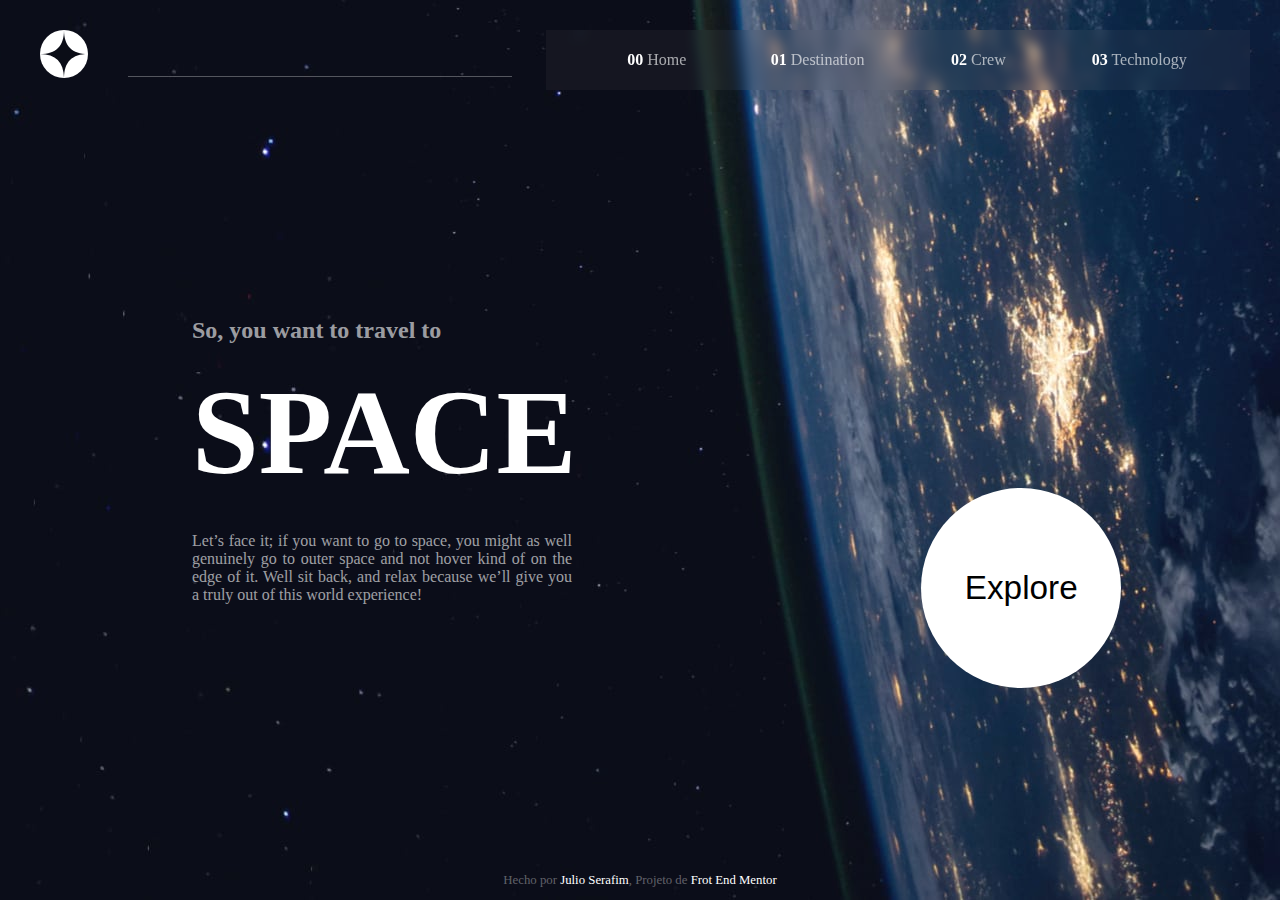
<file: index.html>
<!DOCTYPE html>
<html lang="en">
<head>
  <meta charset="UTF-8">
  <meta name="viewport" content="width=device-width, initial-scale=1.0">

  <link rel="icon" type="image/png" sizes="32x32" href="./assets/favicon-32x32.png">
  <link rel="stylesheet" href="home.css" media="screen">
  <link rel="stylesheet" href="mobile-first.css" media="all">
  <title>Frontend Mentor | Space tourism website</title>
</head>
<body>
<header>
  <div class="boloDinamic">
    <svg id="bola" xmlns="http://www.w3.org/2000/svg" width="48" height="48"><g fill="none" fill-rule="evenodd"><circle cx="24" cy="24" r="24" fill="#FFF"/><path fill="#0B0D17" d="M24 0c0 16-8 24-24 24 15.718.114 23.718 8.114 24 24 0-16 8-24 24-24-16 0-24-8-24-24z"/></g></svg>
    <div id="line"></div>
  </div>
  <nav >
    <i id="homeMenu">
      <svg id="cierre" xmlns="http://www.w3.org/2000/svg" width="20" height="21"><g fill="#D0D6F9" fill-rule="evenodd"><path d="M2.575.954l16.97 16.97-2.12 2.122L.455 3.076z"/><path d="M.454 17.925L17.424.955l2.122 2.12-16.97 16.97z"/></g></svg>
      <svg id="open" xmlns="http://www.w3.org/2000/svg" width="24" height="21"><g fill="#D0D6F9" fill-rule="evenodd"><path d="M0 0h24v3H0zM0 9h24v3H0zM0 18h24v3H0z"/></g></svg>
    </i>
     <a href="index.html" target="_self"><strong>00</strong> Home</a>
     <a href="destination.html" target="_self"><strong>01 </strong>Destination</a>
     <a href="crew.html" target="_self"><strong>02 </strong>Crew</a>
      <a href="technology.html" target="_self"><strong>03</strong> Technology</a> 
  </nav>
</header>
<main>
    <div class="div__space">
      <div class="space">
        <h2>So, you want to travel to</h2>
        <h1>SPACE</h1>
        <p>
          Let’s face it; if you want to go to space, you might as well genuinely go to
          outer space and not hover kind of on the edge of it. Well sit back, and relax
          because we’ll give you a truly out of this world experience!
        </p>
      </div>
    </div>
    <div class="div__explore">
      <button onclick="explore()" class="explore  exp2version"><p>Explore</p></button>
    </div>
</main>
<footer>
  <p>Hecho por <a href="https://github.com/JulioSeraf" target="_blank">Julio Serafim</a>, Projeto de <a href="https://www.frontendmentor.io/profile/JulioSeraf" target="_blank">Frot End Mentor</a></p>
</footer>
<script src="homeScript.js"></script>
</body>
</html>
</file>
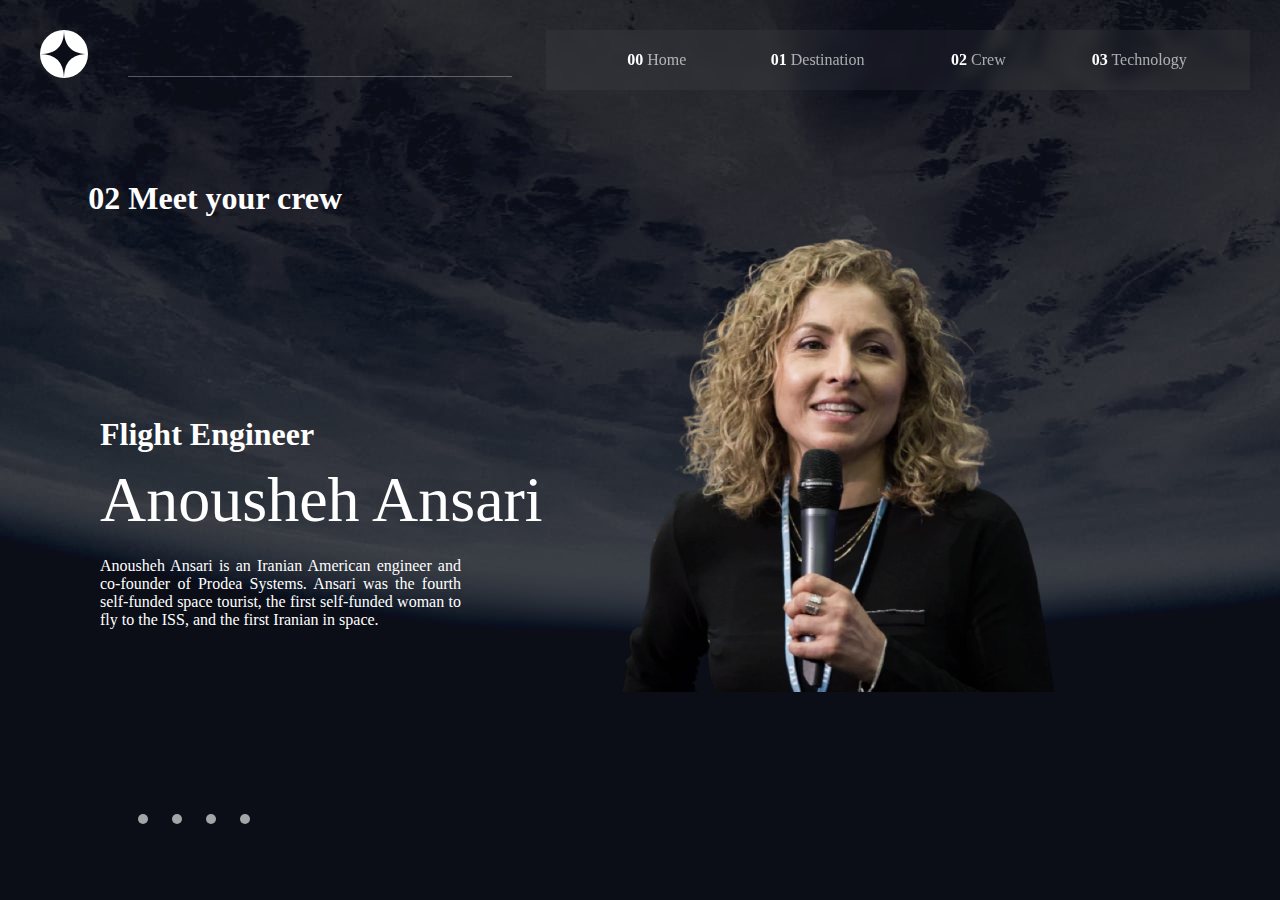
<file: crew.html>
<!DOCTYPE html>
<html lang="en">
<head>
  <meta charset="UTF-8">
  <meta name="viewport" content="width=device-width, initial-scale=1.0">

  <link rel="icon" type="image/png" sizes="32x32" href="./assets/favicon-32x32.png">
  <link rel="stylesheet" media="all" href="header-footer.css">
  <link rel="stylesheet" media="screen" href="crew.css">
  <link rel="stylesheet" media="all" href="mobile-first-crew.css">
  <title>Frontend Mentor | Space tourism website</title>
</head>
<body>
  <header>
    <div class="boloDinamic">
     <svg id="bola" xmlns="http://www.w3.org/2000/svg" width="48" height="48"><g fill="none" fill-rule="evenodd"><circle cx="24" cy="24" r="24" fill="#FFF"/><path fill="#0B0D17" d="M24 0c0 16-8 24-24 24 15.718.114 23.718 8.114 24 24 0-16 8-24 24-24-16 0-24-8-24-24z"/></g></svg>
     <div id="line"></div>
    </div>
    <nav>
        <i>
            <svg id="cierre" xmlns="http://www.w3.org/2000/svg" width="20" height="21"><g fill="#D0D6F9" fill-rule="evenodd"><path d="M2.575.954l16.97 16.97-2.12 2.122L.455 3.076z"/><path d="M.454 17.925L17.424.955l2.122 2.12-16.97 16.97z"/></g></svg>
            <svg id="open" xmlns="http://www.w3.org/2000/svg" width="24" height="21"><g fill="#D0D6F9" fill-rule="evenodd"><path d="M0 0h24v3H0zM0 9h24v3H0zM0 18h24v3H0z"/></g></svg>
        </i>
       <a href="index.html" target="_self"><strong>00</strong> Home</a>
       <a href="destination.html" target="_self"><strong>01 </strong>Destination</a>
       <a href="crew.html" target="_self"><strong>02 </strong>Crew</a>
        <a href="technology.html" target="_self"><strong>03</strong> Technology</a>
      </nav>
  </header>
  <main>
    
   <!-------- diplay Comander -------->

    <div id="divComander" class="div__crew-comander div__geral">
        <div class="geral">
            <h1><strong>02 </strong>Meet your crew</h1>
            <div class="div__img">
                <img id="imgComander" src="assets/crew/image-douglas-hurley.webp" alt="Imagen Douglas Hurley">
            </div>
            <div class="div__info">
                <div class="info">
                    <h2>Commander</h2>
                    <div class="infoName">Douglas Hurley</div>
                    <p>
                        Douglas Gerald Hurley is an American engineer, former Marine Corps pilot
                        and former NASA astronaut. He launched into space for the third time as
                        commander of Crew Dragon Demo-2.
                    </p>
                </div>
            </div>
        </div>
    </div>

    <!---------Display Enginner---------->

    <div id="divEnginner" class="div__crew-engineer div__geral">
        <div class="geral">
            <h1><strong>02 </strong> Meet your crew</h1>
            <div class="div__img">
                <img id="imgEnginner" src="assets/crew/image-anousheh-ansari.webp" alt="imagen de Anousheh Ansari">
            </div>
            <div class="div__info">
                <div class="info">
                    <h2>Flight Engineer</h2>
                    <div class="infoName">Anousheh Ansari</div>
                    <p>
                        Anousheh Ansari is an Iranian American engineer and co-founder of Prodea Systems.
                        Ansari was the fourth self-funded space tourist, the first self-funded woman to
                        fly to the ISS, and the first Iranian in space.
                    </p>
                </div>
            </div>
        </div>
    </div>

    <!---------Display Pilot--------->

    <div id="divPilot" class="div__crew-pilot div__geral">
        <div class="geral">
            <h1><strong>02 </strong>Meet your crew</h1>
            <div class="div__img">
                <img id="imgPilot" src="assets/crew/image-victor-glover.webp" alt="imagen de Victor Glover">
            </div>
            <div class="div__info">
                <div class="info">
                    <h2>Pilot</h2>
                    <div class="infoName">Victor Glover</div>
                    <p>
                        Pilot on the first operational flight of the SpaceX Crew Dragon to the
                        International Space Station. Glover is a commander in the U.S. Navy where
                        he pilots an F/A-18.He was a crew member of Expedition 64, and served as a
                        station systems flight engineer.
                    </p>
                </div>
            </div>
        </div>
    </div>

    <!----------Display Specialist----------->

    <div id="divSpecial" class="div__crew-specialist div__geral">
        <div class="geral">
            <h1><strong>02 </strong>Meet your crew</h1>
            <div class="div__img">
                <img id="imgSpecial" src="assets/crew/image-mark-shuttleworth.webp" alt="imagen de Mark Shuttleworth">
            </div>
            <div class="div__info">
                <div class="info">
                    <h2>Mission Specialist</h2>
                    <div class="infoName">Mark Shuttleworth</div>
                    <p>
                        Mark Richard Shuttleworth is the founder and CEO of Canonical, the company behind
                        the Linux-based Ubuntu operating system. Shuttleworth became the first South
                        African to travel to space as a space tourist.
                    </p>
                </div>
            </div>
        </div>
    </div>
    <div class="div__button">
        <button id="icomander" class="but"></button>
        <button id="ienginner" class="but"></button>
        <button id="ipilot"    class="but"></button>
        <button id="ispecial" class="but"></button>
    </div>
    <div id="outLeft" class="cursout outLeft"></div>
    <div id="outRigth" class="cursout outRigth"></div>
  </main>
  
  <footer>
    <p>Hecho por <a href="https://github.com/JulioSeraf" target="_blank">Julio Serafim</a>, Projeto de <a href="https://www.frontendmentor.io/profile/JulioSeraf" target="_blank">Frot End Mentor</a></p>
  </footer>
  <script src="homeScript.js"></script>
  <script src="crew.js"></script>
</body>

</html>
</file>
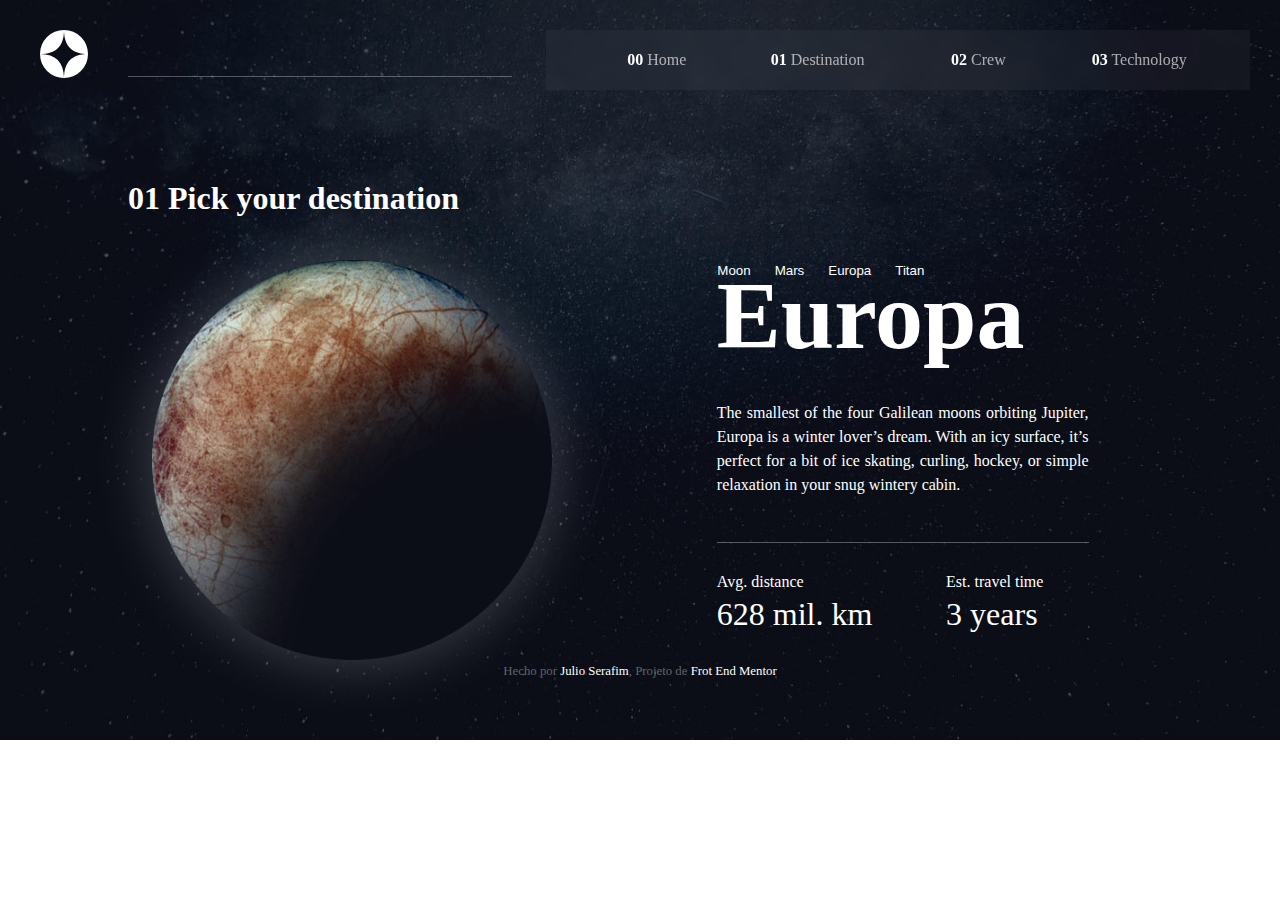
<file: destination.html>
<!DOCTYPE html>
<html lang="en">
<head>
  <meta charset="UTF-8">
  <meta name="viewport" content="width=device-width, initial-scale=1.0">
  <link rel="stylesheet" media="screen" href="header-footer.css">
  <link rel="stylesheet" media="screen" href="destination.css">
  <link rel="stylesheet" media="all" href="mobile-first-destination.css">
  <link rel="icon" type="image/png" sizes="32x32" href="./assets/favicon-32x32.png">
  
  <title>Frontend Mentor | Space tourism website</title>
<body>

  <header>
    <div class="boloDinamic">
      <svg id="bola" xmlns="http://www.w3.org/2000/svg" width="48" height="48"><g fill="none" fill-rule="evenodd"><circle cx="24" cy="24" r="24" fill="#FFF"/><path fill="#0B0D17" d="M24 0c0 16-8 24-24 24 15.718.114 23.718 8.114 24 24 0-16 8-24 24-24-16 0-24-8-24-24z"/></g></svg>
      <div id="line"></div>
    </div>
    <nav>
        <i>
            <svg id="cierre" xmlns="http://www.w3.org/2000/svg" width="20" height="21"><g fill="#D0D6F9" fill-rule="evenodd"><path d="M2.575.954l16.97 16.97-2.12 2.122L.455 3.076z"/><path d="M.454 17.925L17.424.955l2.122 2.12-16.97 16.97z"/></g></svg>
            <svg id="open" xmlns="http://www.w3.org/2000/svg" width="24" height="21"><g fill="#D0D6F9" fill-rule="evenodd"><path d="M0 0h24v3H0zM0 9h24v3H0zM0 18h24v3H0z"/></g></svg>
        </i>
        <a href="index.html" target="_self"><strong>00</strong> Home</a>
        <a href="destination.html" target="_self"><strong>01 </strong>Destination</a>
        <a href="crew.html" target="_self"><strong>02 </strong>Crew</a>
        <a href="technology.html" target="_self"><strong>03</strong> Technology</a>
      </nav>
  </header>
  <main>
    <h1><strong>01</strong> Pick your destination</h1>
    <div class="div__button">
        <button  class="telas" id="imoon" >Moon</button>
        <button  class="telas" id="imars" >Mars</button>
        <button  class="telas" id="ieuropa">Europa</button>
        <button  class="telas" id="ititan" >Titan</button>
    </div>
    <!-- MOON -->
    <div id="divmoon" class="div__moon div-geral">
        <div class="div__img">
            <img src="assets/destination/image-moon.png" alt="">
        </div>
        <div class="div__info">
            <h2>Moon</h2>
            <p>
                See our planet as you’ve never seen it before. A perfect relaxing trip away to help
                regain perspective and come back refreshed. While you’re there, take in some history
                by visiting the Luna 2 and Apollo 11 landing sites.
            </p>
            <div class="line"></div>
            <div class="info-km">
                <p>Avg. distance</p>
                <p class="kmMes">384,400 km</p>
            </div>
            <div class="info-date">
                <p>Est. travel time</p>
                <p class="kmMes">3 days</p>
            </div>  
        </div>
    </div>
    <!-- MARS -->
    <div id="divmars" class="div__mars div-geral">
        <div class="div__img">
             <img src="assets/destination/image-mars.png" alt="">
        </div>
        <div class="div__info">
            <h2>Mars</h2>     
            <p>
                Don’t forget to pack your hiking boots. You’ll need them to tackle Olympus Mons,
                the tallest planetary mountain in our solar system. It’s two and a half times
                the size of Everest!
            </p>
            <div class="line"></div>
            <div class="info-km">
                <p>Avg. distance</p>
                <p class="kmMes">225 mil. km</p>
            </div>
            <div class="info-date">
                <p>Est. travel time</p>
                <p class="kmMes">9 months</p>
            </div>
      </div>  
    </div>
    <!-- EUROPA -->
    <div id="diveuropa"class="div__europa div-geral">
        <div class="div__img">
            <img src="assets/destination/image-europa.png" alt="">
        </div>
        <div class="div__info">
            <h2>Europa</h2>
            <p>
                The smallest of the four Galilean moons orbiting Jupiter, Europa is a
                winter lover’s dream. With an icy surface, it’s perfect for a bit of
                ice skating, curling, hockey, or simple relaxation in your snug
                wintery cabin.
            </p>
            <div class="line"></div>
            <div class="info-km">
                <p>Avg. distance</p>
                <p class="kmMes">628 mil. km</p>
            </div>
            <div class="info-date">
                <p>Est. travel time</p>
                <p class="kmMes">3 years</p>
            </div>
        </div>
    </div>
    <!-- TITAS -->
    <div id="divtitan" class="div__titan div-geral">
        <div class="div__img">
            <img src="assets/destination/image-titan.png" alt="">
        </div>
        <div class="div__info">
            <h2>Titan</h2>
            <p>
                The only moon known to have a dense atmosphere other than Earth, Titan
                is a home away from home (just a few hundred degrees colder!). As a
                bonus, you get striking views of the Rings of Saturn.
            </p>
            <div class="line"></div>
            <div class="info-km">
                <p>Avg. distance</p>
                <p class="kmMes">1.6 bil. km</p>
            </div>
            <div class="info-date">
                <p>Est. travel time</p>
                <p class="kmMes">7 years</p>
            </div>
        </div>
    </div>
  </main>
  <footer>
    <p>Hecho por <a href="https://github.com/JulioSeraf" target="_blank">Julio Serafim</a>, Projeto de <a href="https://www.frontendmentor.io/profile/JulioSeraf" target="_blank">Frot End Mentor</a></p>
  </footer>
  <script src="homeScript.js"></script>
 <script src="destinationScript.js"></script>
  
</body>
</html>
</file>
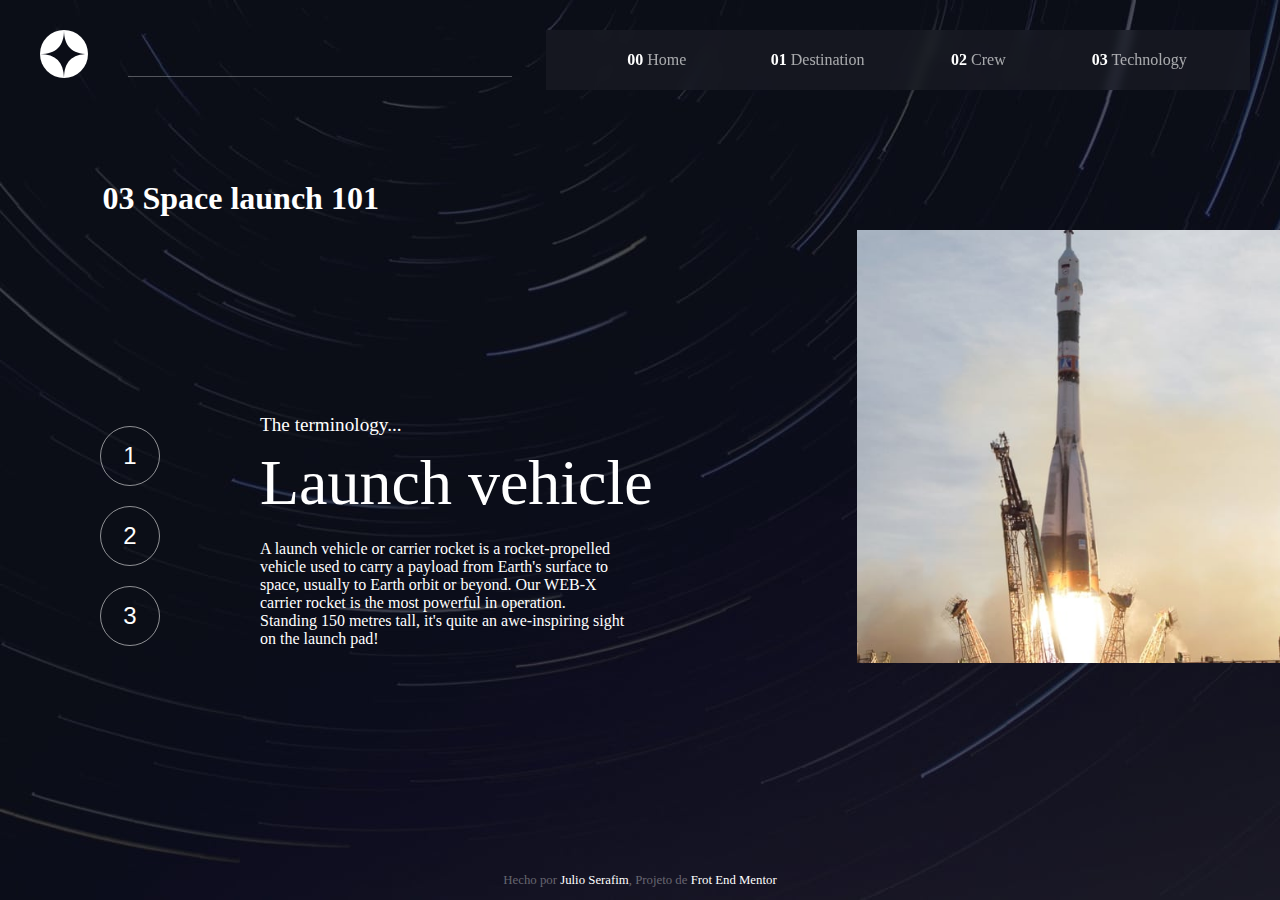
<file: technology.html>
<!DOCTYPE html>
<html lang="en">
<head>
  <meta charset="UTF-8">
  <meta name="viewport" content="width=device-width, initial-scale=1.0">
  <link rel="stylesheet" media="all" href="header-footer.css">
  <link rel="stylesheet" media="screen" href="mobile-first-technology.css">
  <link rel="stylesheet" media="screen" href="technologyStyle.css">
  <link rel="icon" type="image/png" sizes="32x32" href="./assets/favicon-32x32.png">
  
  <title>Frontend Mentor | Space tourism website</title>
</head>
<body>
    <header>
        <div class="boloDinamic">
        <svg id="bola" xmlns="http://www.w3.org/2000/svg" width="48" height="48"><g fill="none" fill-rule="evenodd"><circle cx="24" cy="24" r="24" fill="#FFF"/><path fill="#0B0D17" d="M24 0c0 16-8 24-24 24 15.718.114 23.718 8.114 24 24 0-16 8-24 24-24-16 0-24-8-24-24z"/></g></svg>
        <div id="line"></div>
        </div>
        <nav>
        <i>
            <svg id="cierre" xmlns="http://www.w3.org/2000/svg" width="20" height="21"><g fill="#D0D6F9" fill-rule="evenodd"><path d="M2.575.954l16.97 16.97-2.12 2.122L.455 3.076z"/><path d="M.454 17.925L17.424.955l2.122 2.12-16.97 16.97z"/></g></svg>
            <svg id="open" xmlns="http://www.w3.org/2000/svg" width="24" height="21"><g fill="#D0D6F9" fill-rule="evenodd"><path d="M0 0h24v3H0zM0 9h24v3H0zM0 18h24v3H0z"/></g></svg>
        </i>
        <a href="index.html" target="_self"><strong>00</strong> Home</a>
        <a href="destination.html" target="_self"><strong>01 </strong>Destination</a>
        <a href="crew.html" target="_self"><strong>02 </strong>Crew</a>
        <a href="technology.html" target="_self"><strong>03</strong> Technology</a>
        </nav>
    </header>
    <main>
        <h1>03 Space launch 101</h1>
        <div class="div__tech-button">
            <button id="tech__but1" class="but">1</button>
            <button id="tech__but2" class="but">2</button>
            <button id="tech__but3" class="but">3</button>
        </div>
        <!-- --------------------tech1------------------------- -->
        <div id="tech-1" class="div__tech1 div__geral" >
            <div class="tech">
                <div class="div__img">
                    <img src="./assets/technology/image-space-capsule-portrait.jpg" alt="">
                </div>
                <div class="div__info">
                    <p class="p-tech">The terminology...</p>
                    <div class="infoName">Space capsule</div>
                    <p>
                        A space capsule is an often-crewed spacecraft that uses a blunt-body reentry
                        capsule to reenter the Earth's atmosphere without wings. Our capsule is where
                        you'll spend your time during the flight. It includes a space gym, cinema,
                        and plenty of other activities to keep you entertained.
                    </p>
                 </div>
            </div>
        </div>
        <!-- --------------------tech2------------------------- -->
        <div id="tech-2" class="div__tech2 div__geral" >
            <div class="tech">
                <div class="div__img">
                    <img src="./assets/technology/image-spaceport-portrait.jpg" alt="">
                </div>
                <div class="div__info">
                    <p  class="p-tech">The terminology...</p>
                    <div class="infoName">Spaceport</div>
                    <p>
                    A spaceport or cosmodrome is a site for launching (or receiving) spacecraft,
                    by analogy to the seaport for ships or airport for aircraft. Based in the
                    famous Cape Canaveral, our spaceport is ideally situated to take advantage
                    of the Earth’s rotation for launch.
                    </p>
                </div>
            </div>
        </div>
        <!-- --------------------tech3------------------------- --> 
        <div id="tech-3" class="div__tech3 div__geral" >
            <div class="tech">
                <div class="div__img">
                    <img src="./assets/technology/image-launch-vehicle-portrait.jpg" alt="">
                </div>
                <div class="div__info">
                    <p class="p-tech">The terminology...</p>
                    <div class="infoName">Launch vehicle</div>
                    <p>
                    A launch vehicle or carrier rocket is a rocket-propelled vehicle used to carry a
                    payload from Earth's surface to space, usually to Earth orbit or beyond. Our
                    WEB-X carrier rocket is the most powerful in operation. Standing 150 metres tall,
                    it's quite an awe-inspiring sight on the launch pad!
                    </p>
                </div>
            </div>
        </div>
    </main>
  <footer>
    <p>Hecho por <a href="https://github.com/JulioSeraf" target="_blank">Julio Serafim</a>, Projeto de <a href="https://www.frontendmentor.io/profile/JulioSeraf" target="_blank">Frot End Mentor</a></p>
  </footer>
  <script src="homeScript.js"></script>
  <script src="technologyScript.js"></script>
</body>
</html>
</file>
<file: home.css>
@media screen and (min-width:730px) and (max-width:1000px){
    body{
        background-image: url(./assets/home/background-home-tablet.jpg);
        background-size: cover;
        background-position: center center;
    }
    main{
        flex-direction: row;
    }
    .div__space{
        height: 97vh;
    }
    .space{
        padding-top: 100px;
    }
    .div__explore{
        height: 97vh;
    }
    
}

@media screen and (min-width:1000px){
*{
    margin: 0;
    padding: 0;
}
body{
    min-height: 100vh;
    width: 100vw;
    color: white;
    background-image: url(./assets/home/background-home-desktop.jpg);
    background-size: cover;
    background-position: center;
    background-repeat: no-repeat;
}
header{
    min-width: 100vw;
    min-height: 20vh;
}
nav{
    display: flex;
    flex-wrap: wrap;
    justify-content: center;
    float: right;
    margin: 30px;
    width: 55%;
    min-width: 600px;
    height: 60px;
    backdrop-filter:blur(6px);
    background-color: rgba(128, 128, 128, 0.084);
    
}
nav i{
    display: none;
}
nav > a{
    text-align: center;
    min-width: 20%;
    margin: auto 10px;
    padding: 20px 0;
    color: hsla(0, 0%, 100%, 0.632);
    justify-items: space-between;
    text-decoration: none;
}
nav a:hover{
    border-bottom: 1px solid white;
    color: white;
}
nav a > strong{
    color: white;
}
.boloDinamic{
    display: flex;
    position:absolute;
    width: 50%;
    min-width: 10px;
    height:17vh;
}
#bola{
    position: absolute;
    top:30px;
    left: 40px;
    z-index: 1;
}
#line{
    background-color: hsla(0, 0%, 100%, 0.30);
    width: 30vw;
    height: 1px;
    margin: auto;
}
main{
    width:99vw;
    min-height: 76vh;
}
.div__space{
    position: relative;
    display: inline-block;
    width: 60vw;
    min-width: 370px;
    height: 76vh;
}
.space{
    position: absolute;
    left: 25%;
    top: 20%;
    width:380px;
    margin: auto;
    text-align: justify;
}
.space >h1{
    font-size: 7.5em;
    padding: 20px 0 30px 0;

}
.space > h2, .space > p{
    color: rgba(255, 255, 255, 0.614);
}
.div__explore{
    position: relative;
    float: right;
    width:39%;
    height: 76vh;
}
.explore{
    position: absolute;
    top: 45%;
    left: 30%;
    display: flex;
    background-color: white;
    color: black;
    width: 200px;
    height: 200px;
    border-radius: 100%;
    border: none;
}
.explore:hover{
    width: 250px ;
    height: 250px;
    border-radius: 100%;
    border: none;
    transition: 1s all;
}
.explore > p{
    margin: auto;
    font-size: 2.5em;
}
footer{
    text-align: center;
    margin: 5px;
    font-size: 0.8em;
    color: rgba(255, 255, 255, 0.358);
}
footer a{
    color: rgb(255, 255, 255);
    text-decoration: none;
}}
</file>
<file: mobile-first.css>
@media screen and (max-width:1000px) {
*{
    margin: o;
    padding: 0;
}
body{
    background-image:url(./assets/home/background-home-mobile.jpg);
    background-size: cover;
    background-position: center ;
    width: 95vw;
    min-height: 95vh;
    color: white;
}
header{
    height: 10vh;
}
header .boloDinamic{
    padding-top: 10px;
    margin: 15px 0 0 15px;
}

nav{
   position: fixed;
   width: 100%;
   top: -320px;
   left: 50%;
   transform: translate(-50%);
   display: flex;
   flex-direction: column;
    backdrop-filter:blur(6px);
   text-align: center;
}
nav #cierre{
    display: none;
}
nav #open{
    display: block;
}
nav i {
    position: absolute;
    top: 110%;
    left: 90%;
}
nav:hover{
    position: fixed;
    top:0%;
    transition: 1s all;

}

nav > a{
    text-decoration: none;
    margin: 30px;
    color: rgba(255, 255, 255, 0.884);
}
nav a > strong {
    display: none;
}

nav a:hover{
    border-bottom: 1px solid white;
    color: white;
}
main{
    display: flex;
    flex-direction: column;
}
.div__space{
    height: 46%;
}
.div__space .space{
    text-align: center;
    margin: auto;
}
.space h2{
    margin-top: 30px;
    font-size: 1.3em;
    color: rgba(255, 255, 255, 0.578);
}
.space h1{
    margin: 0;
    font-size: 5em;
    font-weight: lighter;
}
.space p{
    width: 80%;
    padding-top: 10px;
    margin: 20px auto;
    color: rgba(255, 255, 255, 0.578);
}
.div__explore{
    display: flex;
    height: 43vh;
}
.div__explore > .explore{
    margin: auto;
    background-color: white;
    color: black;
    width: 150px;
    height: 150px;
    border-radius: 100%;
    border: none;
}
.explore:hover{
    width: 250px ;
    height: 250px;
    border-radius: 100%;
    border: none;
    transition: 1s all;
}
.explore > p{
    margin: auto;
    font-size: 2em;
}
footer{
    color: rgba(255, 255, 255, 0.304);
    font-size: 0.7em;
    text-align: center;
}
footer a{
    text-decoration: none;
    color: white;
}
}
</file>
<file: header-footer.css>
/* --------------------------------------------------Mobile Estilo----------------------------------------------- */
@media screen and  (max-width:1000px) {
    *{
        margin: 0%;
        padding: 0%;
    }
    header .boloDinamic{
        padding-top: 15px;
        margin: 15px 0 0 15px;
    }
    
    nav{
       position:fixed;
       width: 97vw;
       top: -320px;
       display: flex;
       flex-direction: column;
        backdrop-filter:blur(6px);
       text-align: center;
       z-index: 3;
       transition: 1s all;
    }
    nav i {
        position:absolute;
        top: 110%;
        left: 90%;
    }
    nav #cierre{
        display: none;
    }
    nav #open{
        display: block;
    }
    
    nav > a{
        text-decoration: none;
        margin: 30px;
        color: rgba(255, 255, 255, 0.884);
    }
    nav a > strong {
        display: none;
    }
    
    nav a:active{
        border-bottom: 1px solid white;
        color: white;
    }
    /* --------------Estilo de footer--------------- */
    footer{
        color: rgba(255, 255, 255, 0.304);
        font-size: 0.7em;
        margin-top: 10px;
        text-align: center;
    }
    footer a{
        text-decoration: none;
        color: white;
    }
}

/* ----------------------------------------------Desktop Estilo-------------------------------------------------- */

@media screen and (min-width:1001px) {
*{
    margin: 0;
    padding: 0;
}
body{
    min-width: 100vw;
    color: white;
    background-image: url(./assets/home/background-home-desktop.jpg);
    background-size: cover;
    background-position: center;
    background-repeat: no-repeat;
}
header{
    width: 100%;
    height: 20vh;
}
nav{
    display: flex;
    flex-wrap: wrap;
    justify-content: center;
    float: right;
    margin: 30px;
    width: 55%;
    min-width: 600px;
    height: 60px;
    backdrop-filter:blur(6px);
    background-color: rgba(128, 128, 128, 0.084);
    /* background-color: rgba(128, 128, 128, 0.379); */
}
nav i{
    display: none;
}
nav > a{
    text-align: center;
    min-width: 20%;
    margin: auto 10px;
    padding: 20px 0;
    color: hsla(0, 0%, 100%, 0.632);
    justify-items: space-between;
    text-decoration: none;
}
nav a:hover{
    border-bottom: 1px solid white;
    color: white;
}
nav a > strong{
    color: white;
}
.boloDinamic{
    display: flex;
    position:absolute;
    width: 50%;
    min-width: 10px;
    height:17vh;
}
#bola{
    position: absolute;
    top:30px;
    left: 40px;
    width: 50px;
    z-index: 1;
}
#line{
    background-color: hsla(0, 0%, 100%, 0.30);
    width: 30vw;
    height: 1px;
    margin: auto;
}

/* -------------estilo de footer---------------- */

footer{
    text-align: center;
     font-size: 0.8em;
    color: rgba(255, 255, 255, 0.358);
}
footer a{
    color: rgb(255, 255, 255);
    text-decoration: none;
}
}
</file>
<file: crew.css>
@media screen and (min-width:1000px) {
    *{ 
        margin: 0;
        padding: 0;
    }
    body{
       height: 100vh;
       min-width: 97vw;
       background-image: url(./assets/crew/background-crew-desktop.jpg);
       background-size:cover;
       background-position: center bottom;
    }
    main{
        width: 97vw;
        height: 80vh;
    }
    .div__geral h1{
        position: absolute;
        left: 6.9%;
    }
    .div__info{
        display: flex;
        width: 49%;
        height: 75vh;
    }
    .info{
        margin: auto;
        padding-left: 100px;
    }
    .info h2{
        font-size: 2em;
        margin: 10px 0;
    }
    .info p{
       margin-top: 20px;
       width: 71%;
       text-align: justify;
    }
    .info .infoName{
        font-size: 4em;
    }

    .div__img{ 
        /* margin-top: 45px; */
        width: 50%;
        float: right;
    }
    .div__img > #imgEnginner{
        margin-top: 57px;
        width:clamp(300px, 70%, 500px);
    }
    .div__img > #imgComander{
        margin: 0.5px;
        width:clamp(300px, 60.5%, 500px);
    }
    .div__img > #imgSpecial{
        margin-top: 10px;
        width:clamp(300px, 55%, 500px);
    }
    .div__img #imgPilot{
        margin-top: 4px;
        width:clamp(300px, 70%, 500px);

    }
    .div__button{
        position: absolute;
        left: 10%;
        top: 90%;
    }
    .div__button > button{
        cursor: pointer;
        width: 10px;
        height: 10px;
        margin: 0 10px;
        border-radius: 50%;
        border: none;
        background-color: rgba(255, 255, 255, 0.626);
    }
    footer{
        display: none;
    }




/* diplay comander */

.div__crew-comander{
    display:none;
}

/*Display Engineer*/

.div__crew-engineer{
    display: block;
}

/*Display Pilot*/

.div__crew-pilot{
    display: none;
}

/*Display Specialist*/

.div__crew-specialist{
    display: none;
}
}
</file>
<file: mobile-first-crew.css>
@media screen and (max-width:1000px) {
    body{
        background-image: url(./assets/crew/background-crew-mobile.jpg);
        background-size: cover;
        background-position: center top;
        background-repeat: no-repeat;
        color: white;
        width: 100%;
        height: 98vh;
    }
    .geral{
        text-align: center;
    }
    .geral h1 > strong{
        display: none;
    }
    .div__info{
        margin-top: 28px;

    }
    .div__info .info{ 
         width: 100%;
    }
    .info > h2{
        margin: 10px 0 ;
        color: rgba(255, 255, 255, 0.803);
    }
    .info .infoName{
        margin: 8px 0;
        font-size: 2em;
    }
    .info > p{
        padding: 5px 30px;
        margin: 5px 0;
        color: rgba(255, 255, 255, 0.803);
    }
    .div__img{
        margin-top: 20px;
        border-bottom: 1px solid white;
        /* box-shadow:  1px  0 10px rgba(255, 255, 255, 0.505); */
    }
    .div__img #imgSpecial{
        width: clamp(200px, 60%, 400px);
        filter: drop-shadow(0 0 50px rgba(255, 255, 255, 0.393));
    }
    .div__img #imgComander{
        width: clamp(200px, 70%, 400px);
    }
    .div__img #imgEnginner{
        width: clamp(200px, 80%, 400px); 
    }
    .div__img #imgPilot{
        width: clamp(200px, 70%, 400px); 

    }
   

    .div__button{
        position: fixed;
        display: flex;
        flex-wrap: wrap;
        flex-direction: column;
        width: 30px;
        left: 10%;
        bottom: 40%;
        transform: translate(-50%);
        z-index: 3;
    }
    .div__button > button{
        cursor: pointer;
        margin: 10px 0;
        width: 15px;
        height: 15px;
        border-radius: 50%;
        border: none;
        background-color: rgba(255, 255, 255, 0.427);
    }
    .cursout{
        position: fixed;
        top: 0%;
        background-color: white;
        width:20%;
        height: 100%;
        opacity: 0;
        z-index: 2;
    }
    .outLeft{
        left: 0%;
    }
    .outRigth{
        right: 0%;
    }
    footer{
        display:none;
    }

/* diplay comander */

.div__crew-comander{
    display:none;
}

/*Display Engineer*/

.div__crew-engineer{
    display:none;
}

/*Display Pilot*/

.div__crew-pilot{
    display:none;
}

/*Display Specialist*/

.div__crew-specialist{
    display:block;
}
}
@media screen and (min-width:450px) {
    .div__button{
        bottom: 15%;
    }
}
</file>
<file: destination.css>
@media screen and (min-width:1000px){
body{
    background-image: url(assets/destination/background-destination-desktop.jpg);
    background-size: cover;
    background-repeat: no-repeat;
    background-position: center;
}

/*Estilo de Mars*/

.div__mars{
    display:none;
}

/* Estilo de Moon */

.div__moon{
    display:none;
}

/* Estilo de Europa */

.div__europa{
    display:block;
}

/*Estilo de Titan*/

.div__titan{
    display: none;
}
main{
    margin-top: 80px;
}

main > h1{
    position: absolute;
    left:10%;
    top: 20%;
} 
.div__img{
    min-width: 55%;
    display: inline-block;
}
.div__img > img{
    display: block;
    margin:auto;
    filter: drop-shadow(0 0 30px rgba(255, 255, 255, 0.233));
    width: 400px;
}
.div__info{
    float: right;
    width: 44%;
}
.div__button {
    position: absolute;
    top: 29%;
    right: 27%;
    
}
.div__button > button{
    cursor: pointer;
    margin: 0 10px;
    background-color: transparent;
    color: white;
    border: none;
}
.div__info > h2{
    margin: 0 ;
    font-size: 6em;
}
.div__info > p {
    padding:30px 30px 30px 0 ;
    text-align: justify;
    line-height: 1.5em;
    width:66%;
}
.div__info > .line{
    width: 66%;
    height: 1px;
    background-color: rgba(255, 255, 255, 0.313);
    margin: 15px 0 30px 0;
}
.div__info > .info-date{
    width: 40%;
    display: inline-block;
}
.div__info > .info-km{
    display: inline-block;
    width: 40%;
}
.kmMes{
    padding-top: 5px;
    font-size: 2em;
}
}
</file>
<file: mobile-first-destination.css>
@media screen and (max-width:1000px) {
body{
    background-image:url(assets/destination/background-destination-mobile.jpg);
    background-size: cover;
    width: 97vw;
    min-height: 98vh;
    color: white;
}
main{
    width: 97vw;
    text-align: center;
}
main h1{
    font-size: 1.5em;
    color: rgba(255, 255, 255, 0.778);
} 
.div__button{
    margin-top: 20px;
}
.div__button > button{
    cursor: pointer;
    margin: 0 10px;
    background-color: transparent;
    color: white;
    border: none;
    
    
}
main h1 > strong{
    display: none;

}
.div__img > img{
    margin-top: 30px;
    filter: drop-shadow(0 0 30px rgba(255, 255, 255, 0.669));
    width: 200px;
}
.div__info h2 {
    font-size: 1.9em;
    margin-top: 40px;
}
.div__info > p {
    text-align:center;
    padding: 5px 0;
    margin: 10px auto;
    width: 90%;
    color: rgba(255, 255, 255, 0.778);
}
.div__info .info-km{
    width: 45%;
    display: inline-flex;
    flex-direction: column-reverse;
    margin-top: 10px;
    color: rgba(255, 255, 255, 0.778);
}
.div__info .info-date{
    width: 45%;
    display: inline-flex;
    flex-direction: column-reverse;
    margin-top: 5px;
    margin-bottom: 20px;
    color: rgba(255, 255, 255, 0.778);
}
.div__info .kmMes{
    color: white;
    margin:5px 0;
    font-size: 1.4em;
}
/*Estilo de Mars*/
.div__mars{
    display:none;
}

/* Estilo de Moon */

.div__moon{
    display:none;
}

/* Estilo de Europa */

.div__europa{
    display:block;
}

/*Estilo de Titan*/

.div__titan{
    display:none;
}
}
</file>
<file: mobile-first-technology.css>
@media screen and (max-width:1000px) {
body{
    background-image: url(./assets/technology/background-technology-mobile.jpg);
    background-size: cover;
    width: 100vw;
    height: 99vh;
    color: white;
}
main{
    text-align: center;
}
main > h1{
    display: inline-block;
    margin: 20px auto;

}
.div__tech-button {
    position:absolute;
    width:50px;
    top: 30%;
    left: 0;
    display: flex;
    flex-direction:column;
    background-color: rgba(128, 128, 128, 0.212);
    backdrop-filter:blur(10px);
    border-radius: 20px;
}
.div__tech-button  button{
    cursor: pointer;
    margin: 20px 10px;
    width: 30px;
    height: 30px;
    border-radius: 50%;
    border: none;
    background-color: rgba(255, 255, 255, 0.381);
    color: white;

}
.div__img img {
    display: block;
    margin: auto;
    width: 80%;
    max-width:500px;
}
.div__info > .p-tech{
    display: inline-block;
    margin-top: 20px;
    padding-right: 100px;
}
.div__info > .infoName{
    margin-bottom: 20px;
    font-size: 2em;
}
.div__info > p{
    padding: 0 30px;
    margin: auto;
}

/* -------------------------Diplays-------------------------- */
.div__tech1{
    display:block;
}
.div__tech2{
    display: none;
}
.div__tech3{
    display: none;
}
}
</file>
<file: technologyStyle.css>
@media screen and (min-width:700px) {
    .div__tech-button {
        position: sticky;
    }
}
@media screen and (min-width:1000px){
    body{
        background-image: url(./assets/technology/background-technology-desktop.jpg);
        background-size: cover;
        height: 100vh;
        width: 100vw;
    }
    main h1{
        position: absolute;
        left: 8%;
        top: 20%;
    }
    .div__tech-button{
        display: flex;
        flex-direction: column;
        justify-content: center;
        margin-left:100px;
        height: 79vh;
    }
    .div__tech-button button{
        cursor: pointer;
        margin: 10px auto;
        background-color: transparent;
        color: white;
        font-size: 1.5em;
        width: 60px;
        height: 60px;
        border-radius: 50%;
        border: 1px solid rgba(255, 255, 255, 0.541);

    }
    main{
        display: flex;
        width: 100vw;
        height: 77vh;
    }
    .div__info{
        width: 47vw;
        margin: auto ;
        margin-left: 100px;
    }
    .div__info .p-tech{
        margin: 10px 0;
        font-size: 1.2em;
    }
    .div__info .infoName{
        font-size: 4em;
    }
    .div__info p{
        margin: 20px 0;
        width: 66.5%;
    }
    .tech{
        display:flex;
        flex-direction: row-reverse;
        height: 79vh;
    }
    .div__img{
        height: 100%;
    }
    .div__img img{
        margin-top: 50px;
        float: right;
        width:clamp(200px,90%,500px);
    }
   
    .div__tech1{
        display: none;
    }
    .div__tech2{
        display: none;
    }
    .div__tech3{
        display: block;
    }

}
</file>
